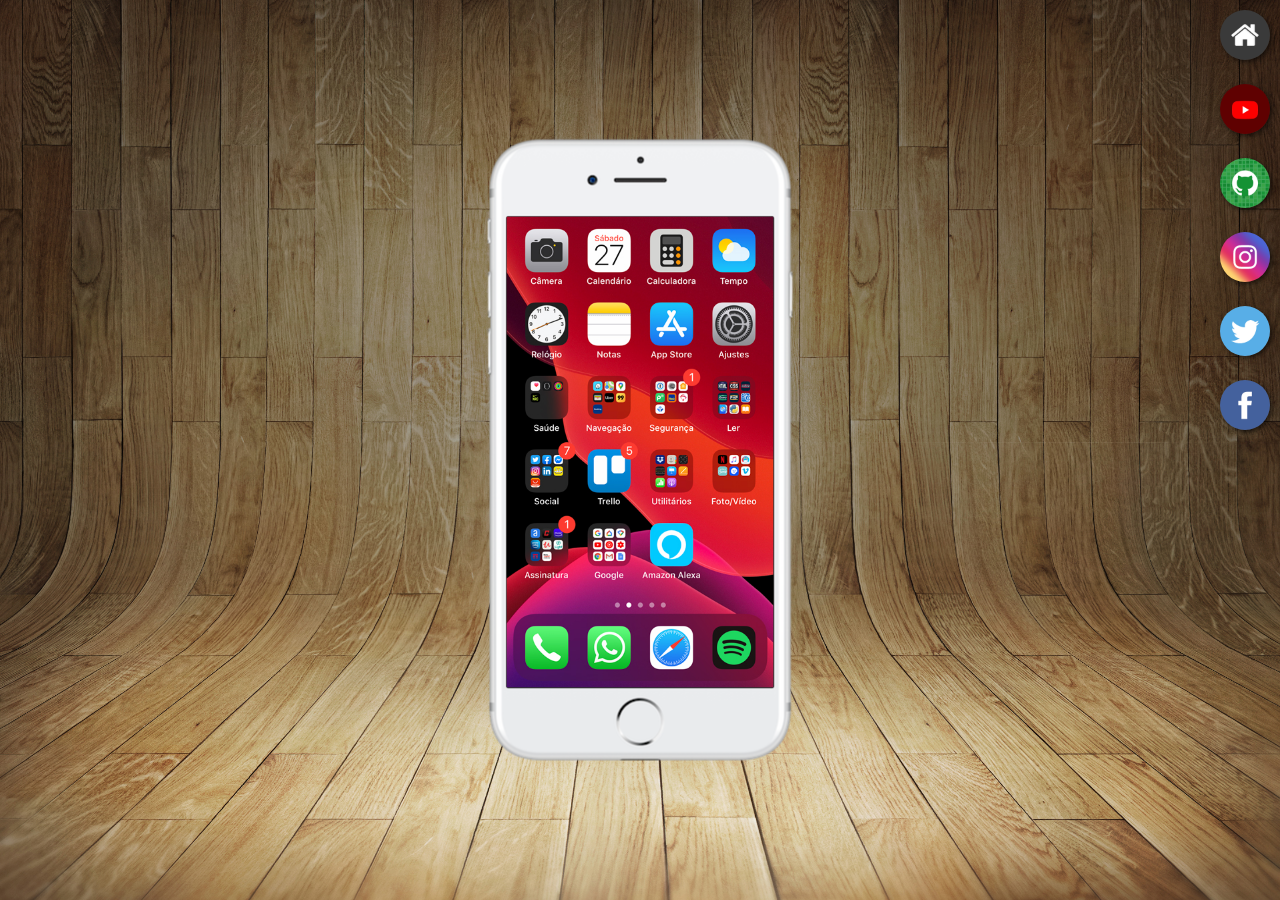
<file: index.html>
<!DOCTYPE html>
<html lang="pt-br">
<head>
    <meta charset="UTF-8">
    <meta http-equiv="X-UA-Compatible" content="IE=edge">
    <meta name="viewport" content="width=device-width, initial-scale=1.0">
    <link rel="shortcut icon" href="favicon.ico" type="image/x-icon">
    <link rel="stylesheet" href="estilos/style.css">
    <title>Projetos redes sociais</title>

</head>
<body>
    <main>
        <section id="telefone">
            <iframe src="home.html" frameborder="0" name="tela" id="tela"></iframe>
        </section>
        <section id="redes-sociais">
            <a href="home.html" target="tela"><img src="imagens/logo-home.jpg" alt="Home"></a> <br>
            <a href="youtube.html" target="tela"><img src="imagens/logo-youtube.jpg" alt="you tube"></a> <br>
            <a href="github.html" target="tela"><img src="imagens/logo-github.jpg" alt="github"></a> <br>
            <a href="instagram.html" target="tela"><img src="imagens/logo-instagram.jpg" alt="instagram"></a> <br>
            <a href="#" target="tela"><img src="imagens/logo-twitter.jpg" alt="twitter"></a> <br>
            <a href="#" target="tela"><img src="imagens/logo-facebook.jpg" alt="facebook"></a> <br>

        </section>
    </main>
</body>
</html>
</file>
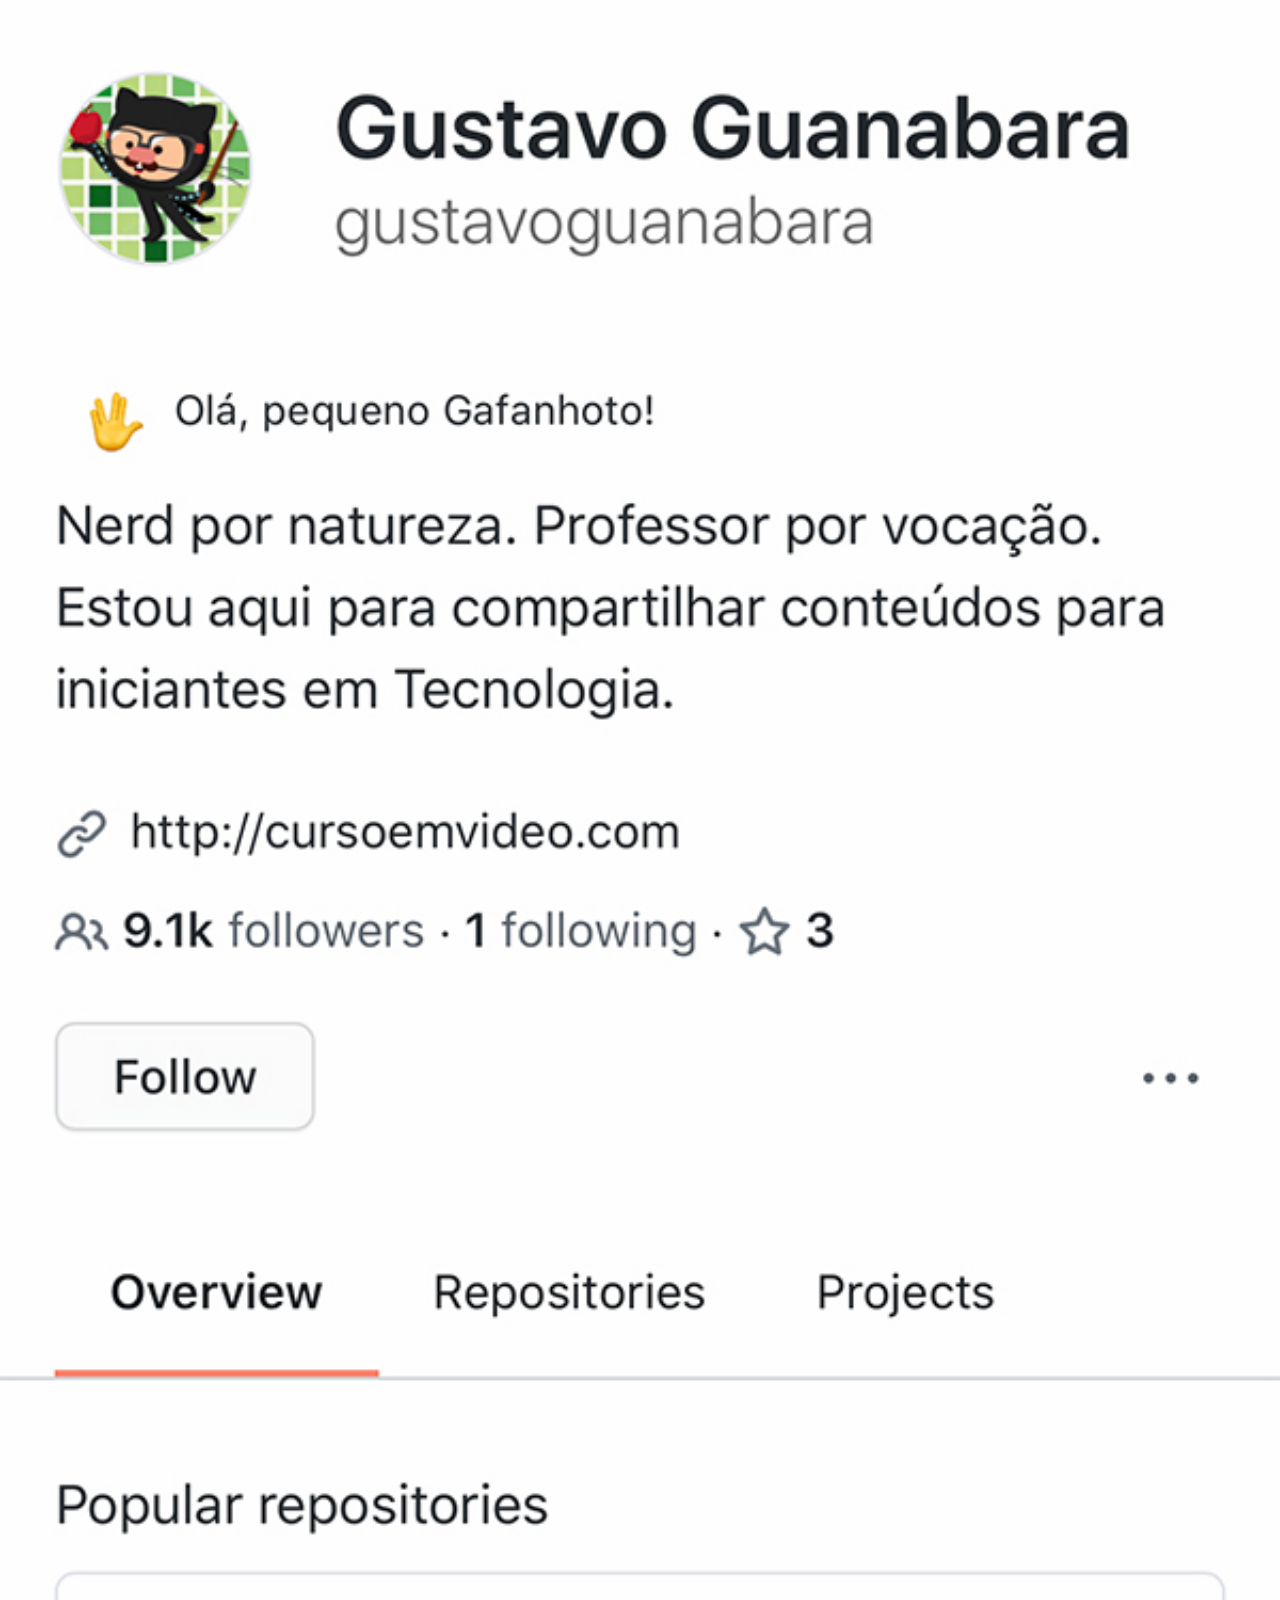
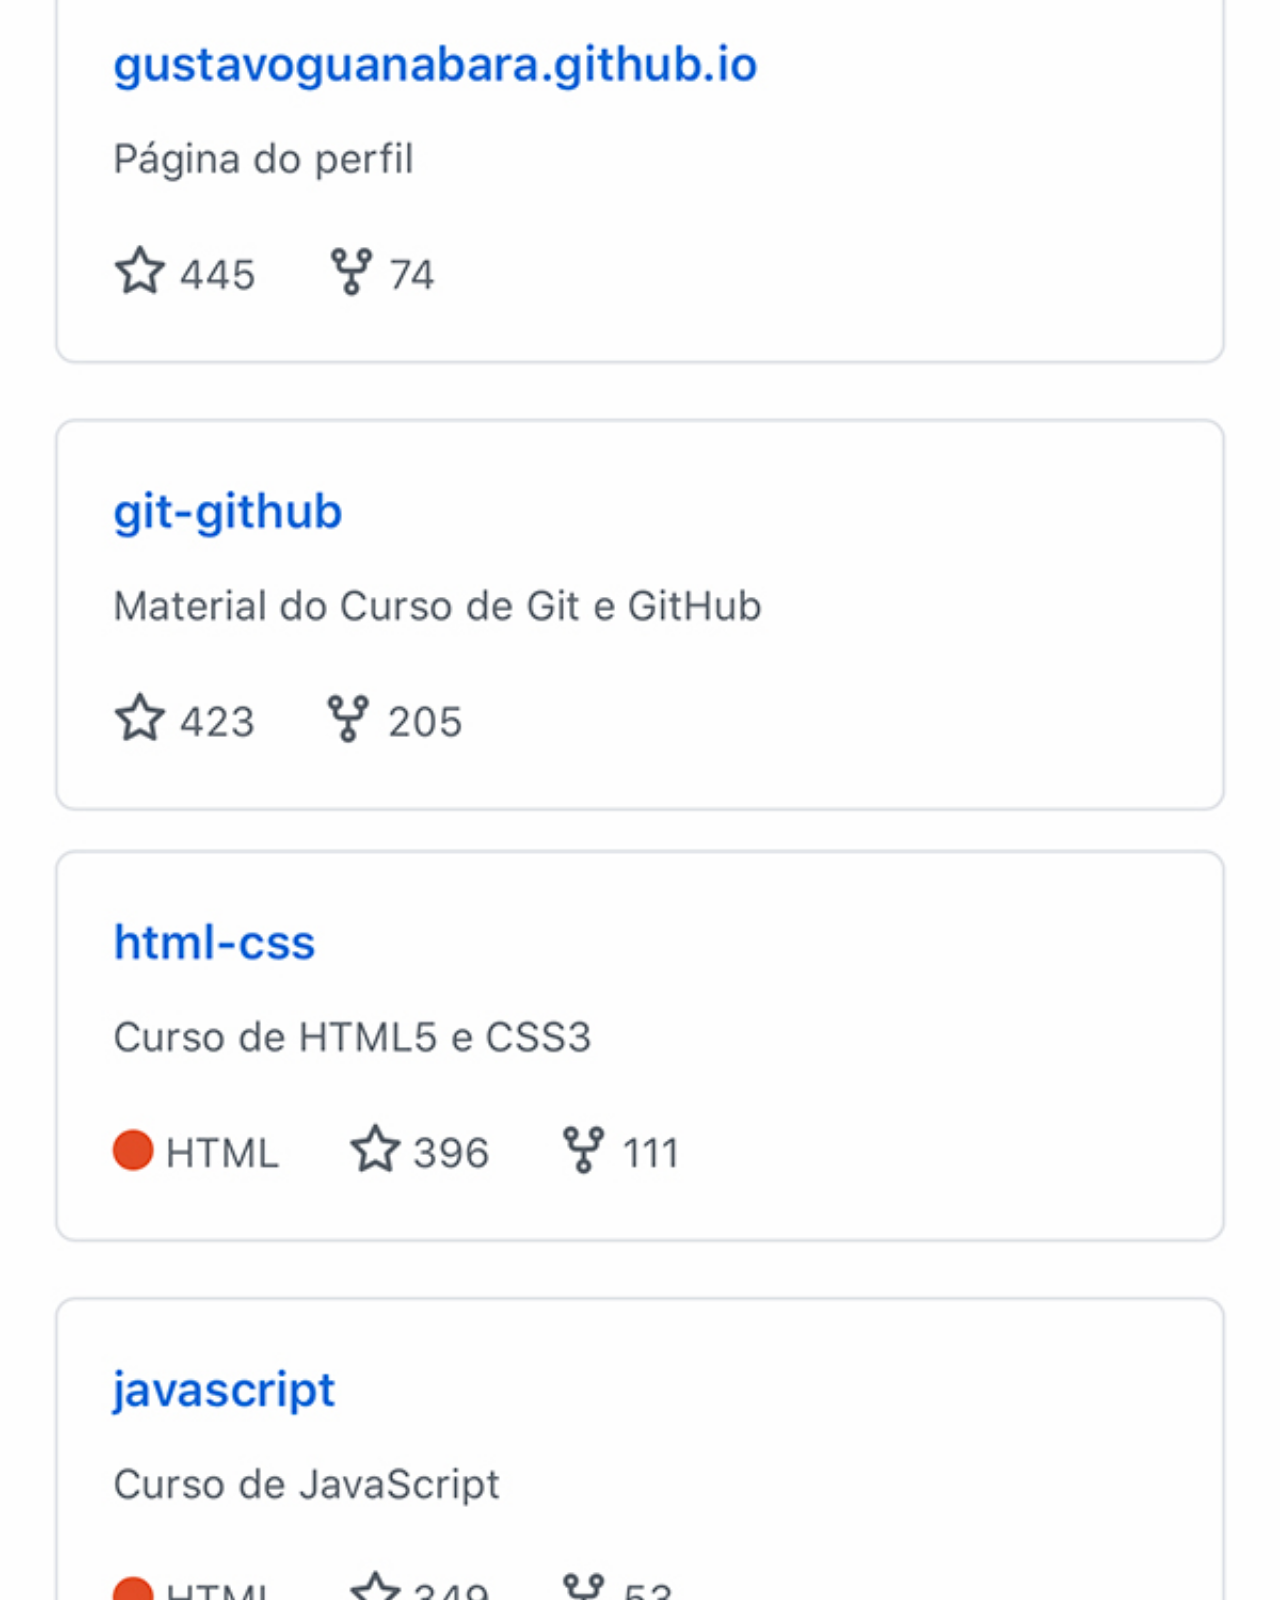
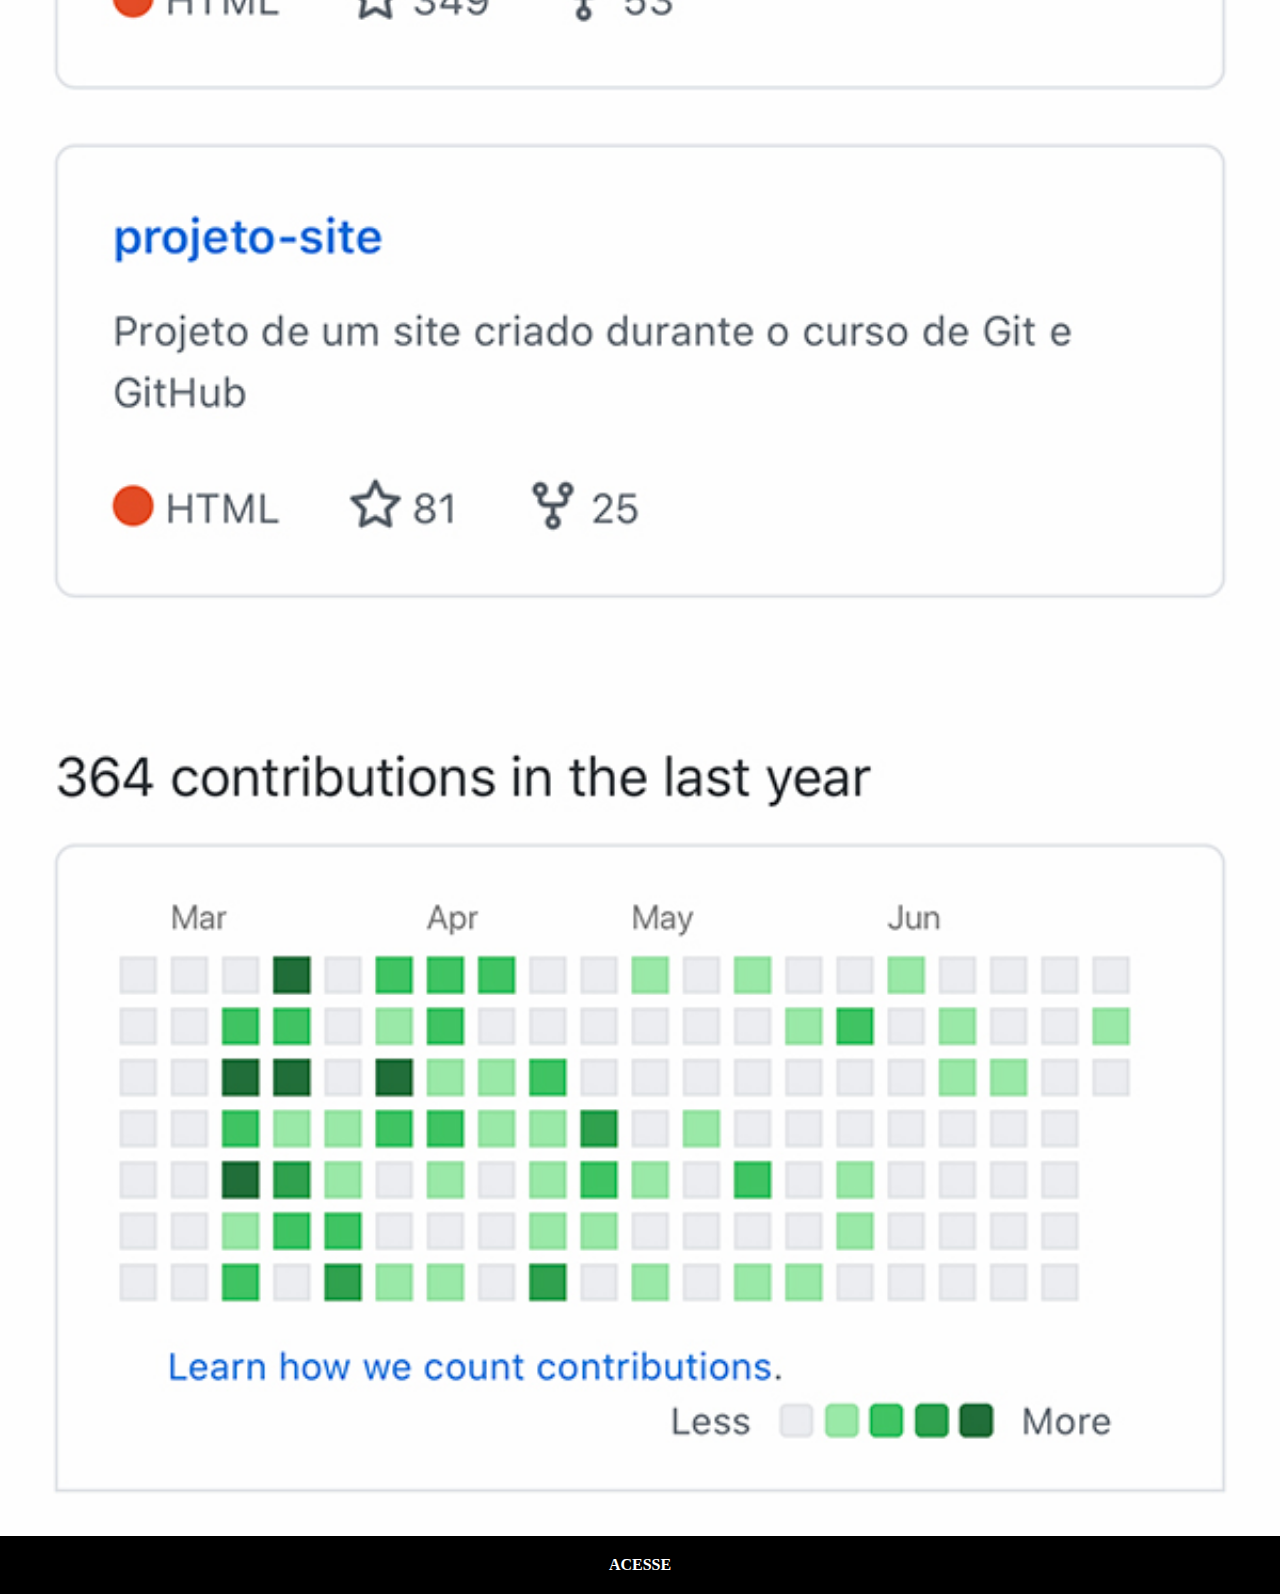
<file: github.html>
<!DOCTYPE html>
<html lang="pt-br">
<head>
    <meta charset="UTF-8">
    <meta http-equiv="X-UA-Compatible" content="IE=edge">
    <meta name="viewport" content="width=device-width, initial-scale=1.0">
    <title>github</title>
    <link rel="stylesheet" href="estilos/social.css">
</head>
<body>
    <img src="imagens/tela-github.jpg" alt="github">
    <a href="https://github.com/htadmg?tab=repositories" target="_blank"> ACESSE</a>

</body>
</html>
</file>
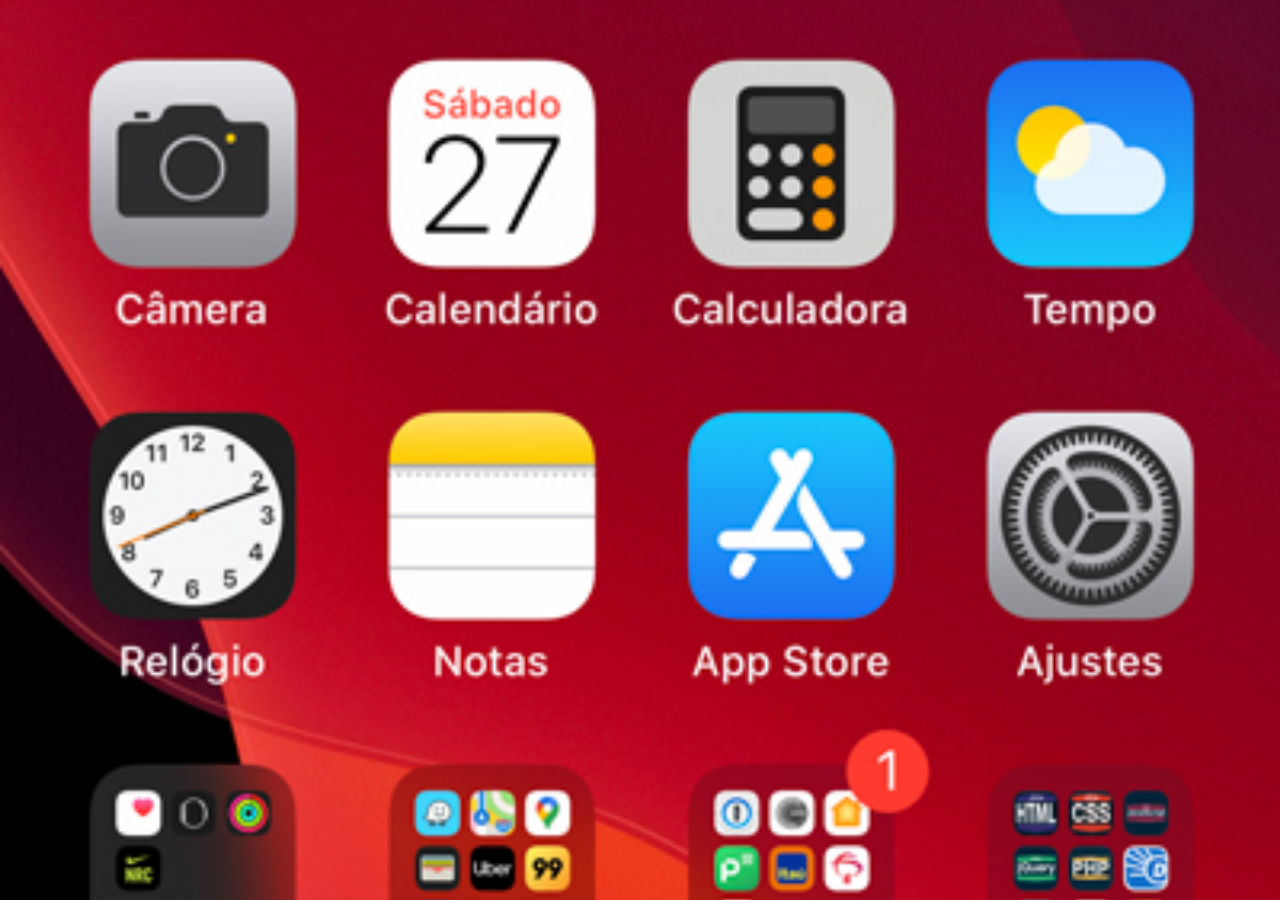
<file: home.html>
<!DOCTYPE html>
<html lang="pt-br">
<head>
    <meta charset="UTF-8">
    <meta http-equiv="X-UA-Compatible" content="IE=edge">
    <meta name="viewport" content="width=device-width, initial-scale=1.0">
    <title>Home</title>
</head>
<style>
    *{
        margin: 0;
        padding: 0;
    }
    body{
        width: 100vw;
        height: 100vh;
        background: black url(imagens/tela-home.jpg) no-repeat top center;
        background-size: cover;
    }
</style>
<body>
    
</body>
</html>
</file>
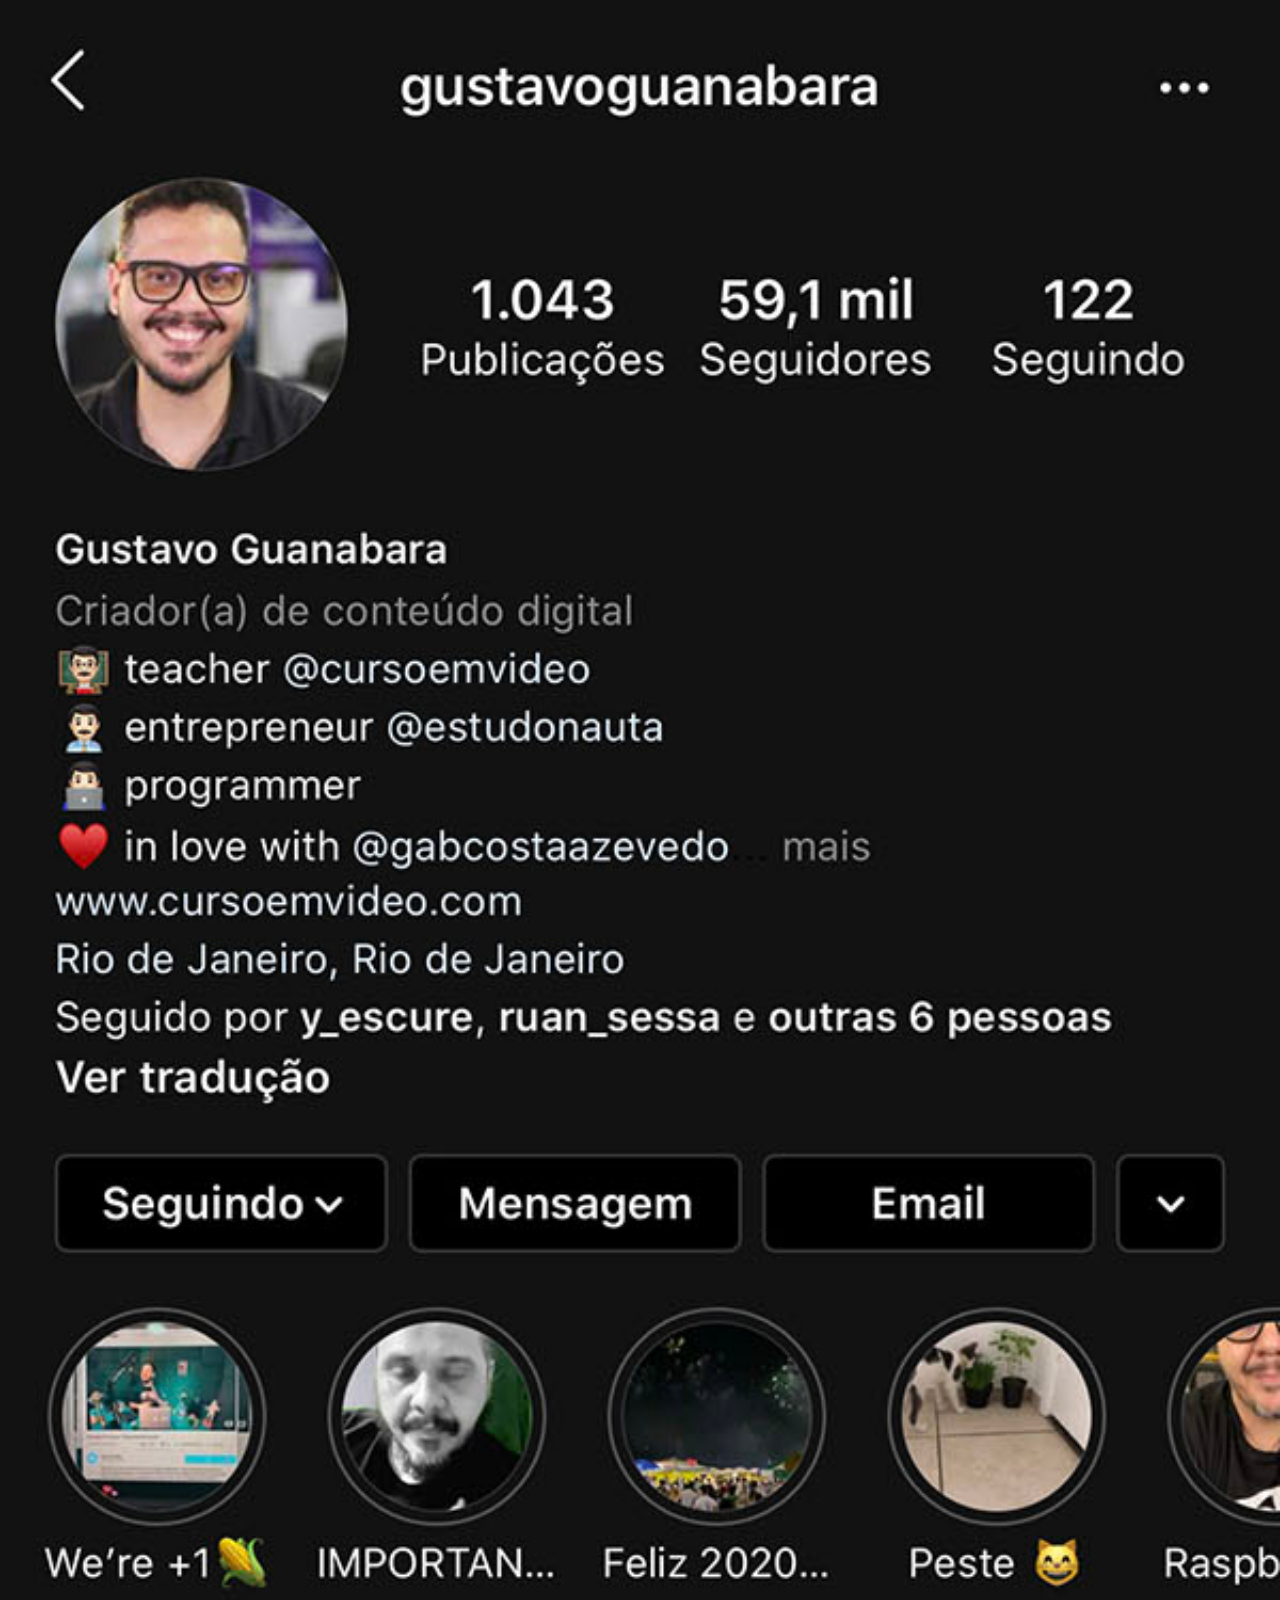
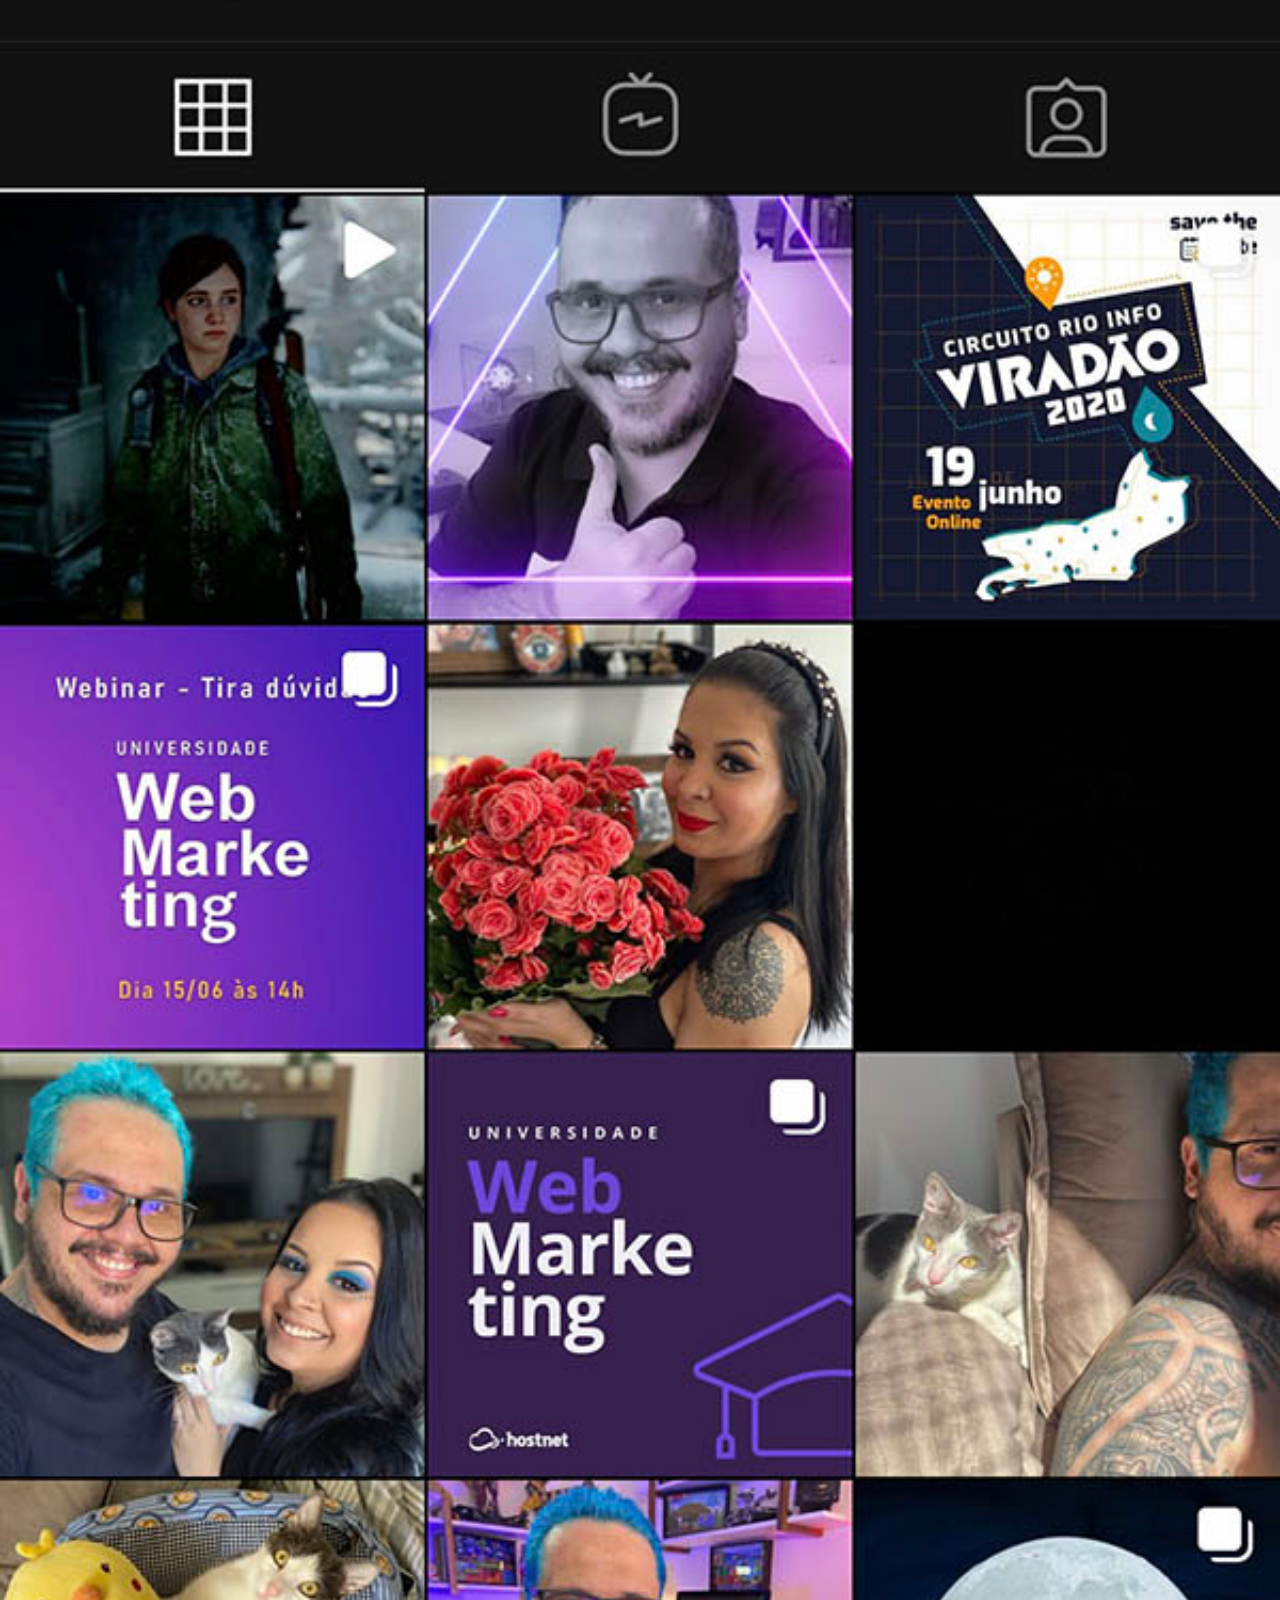
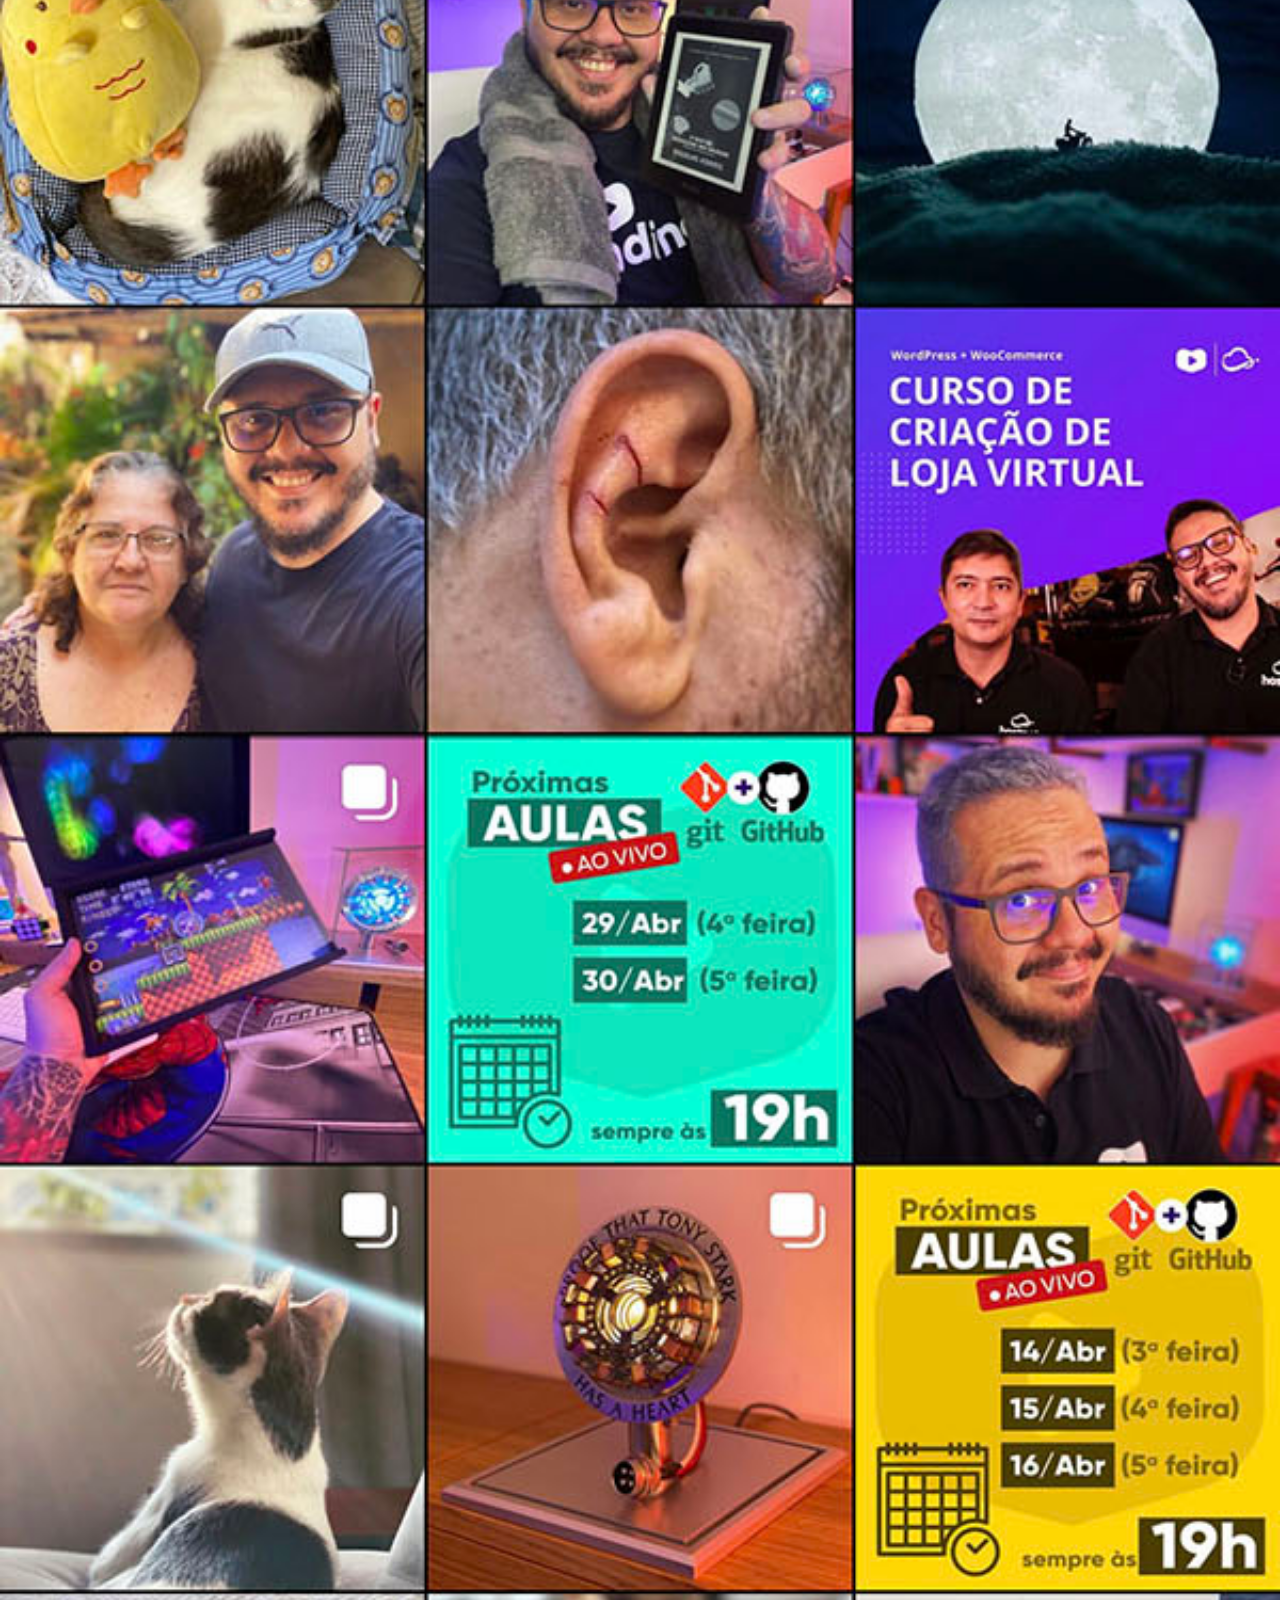
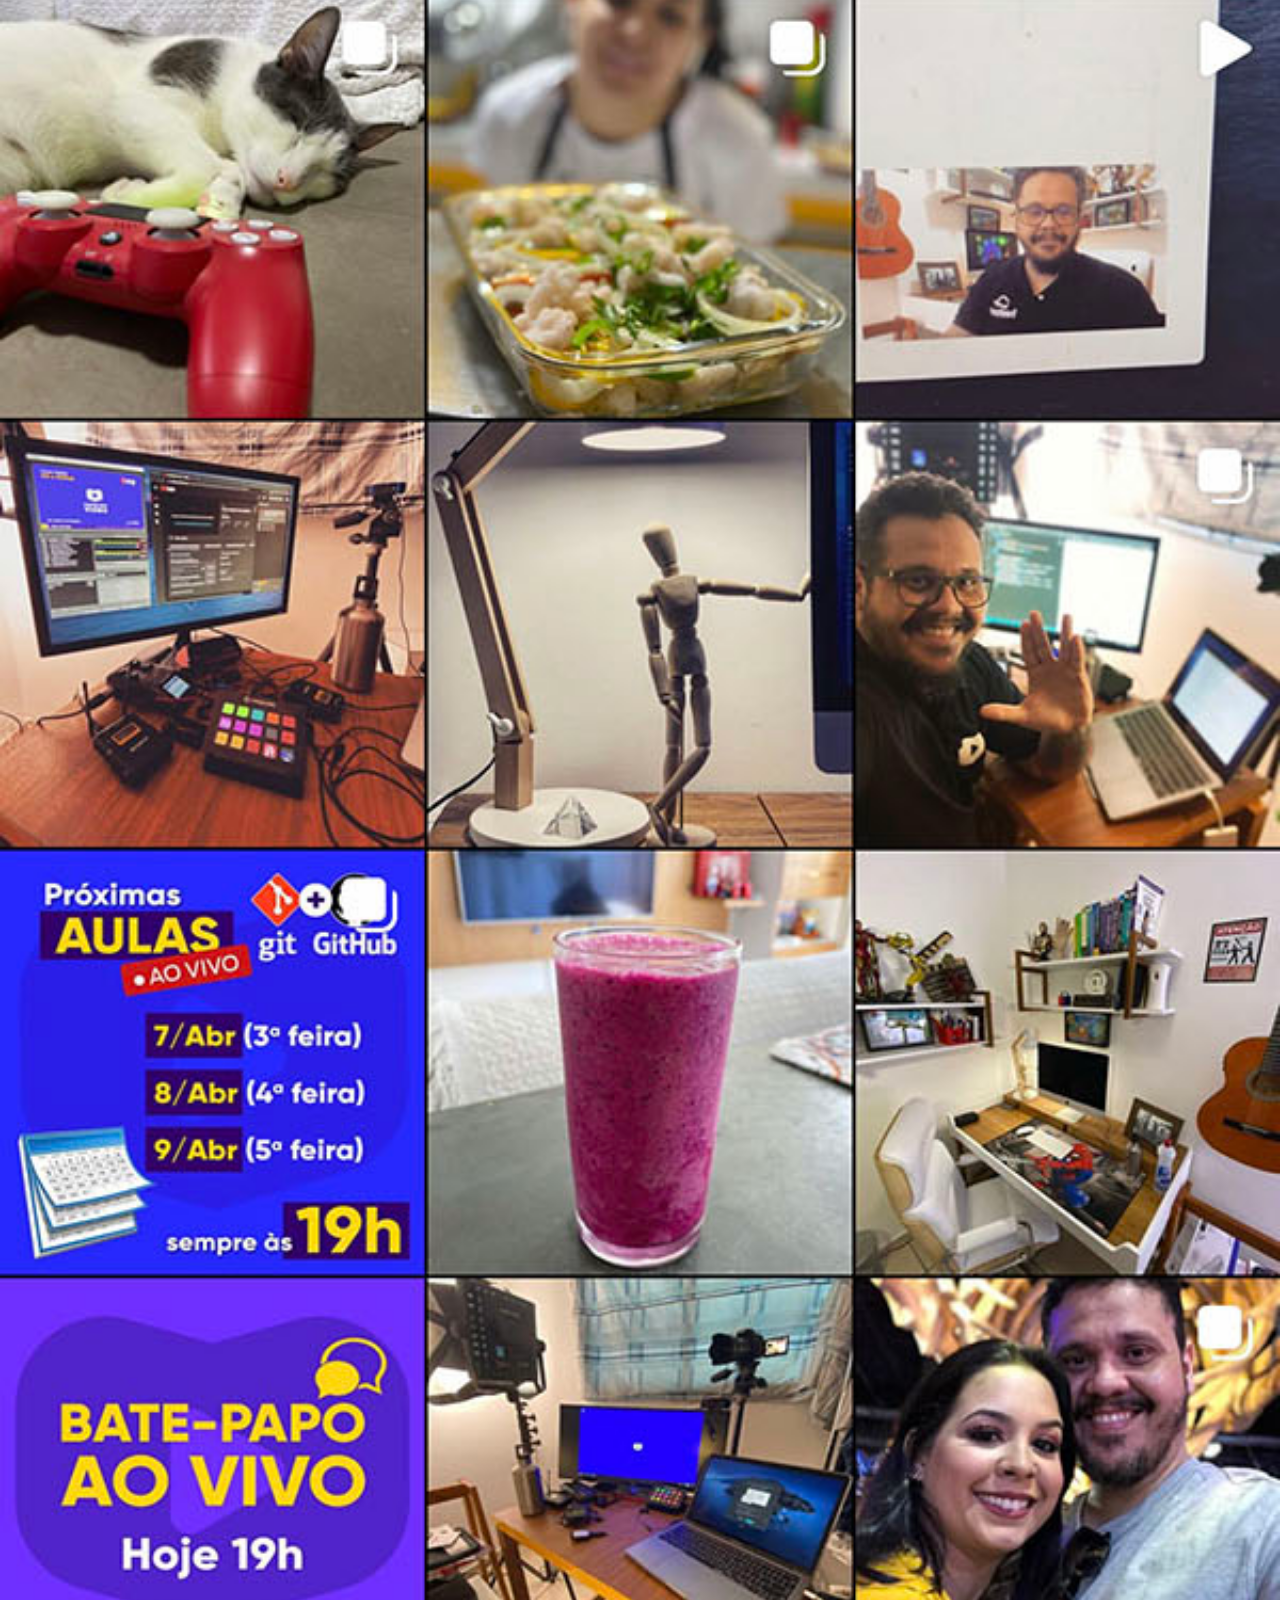
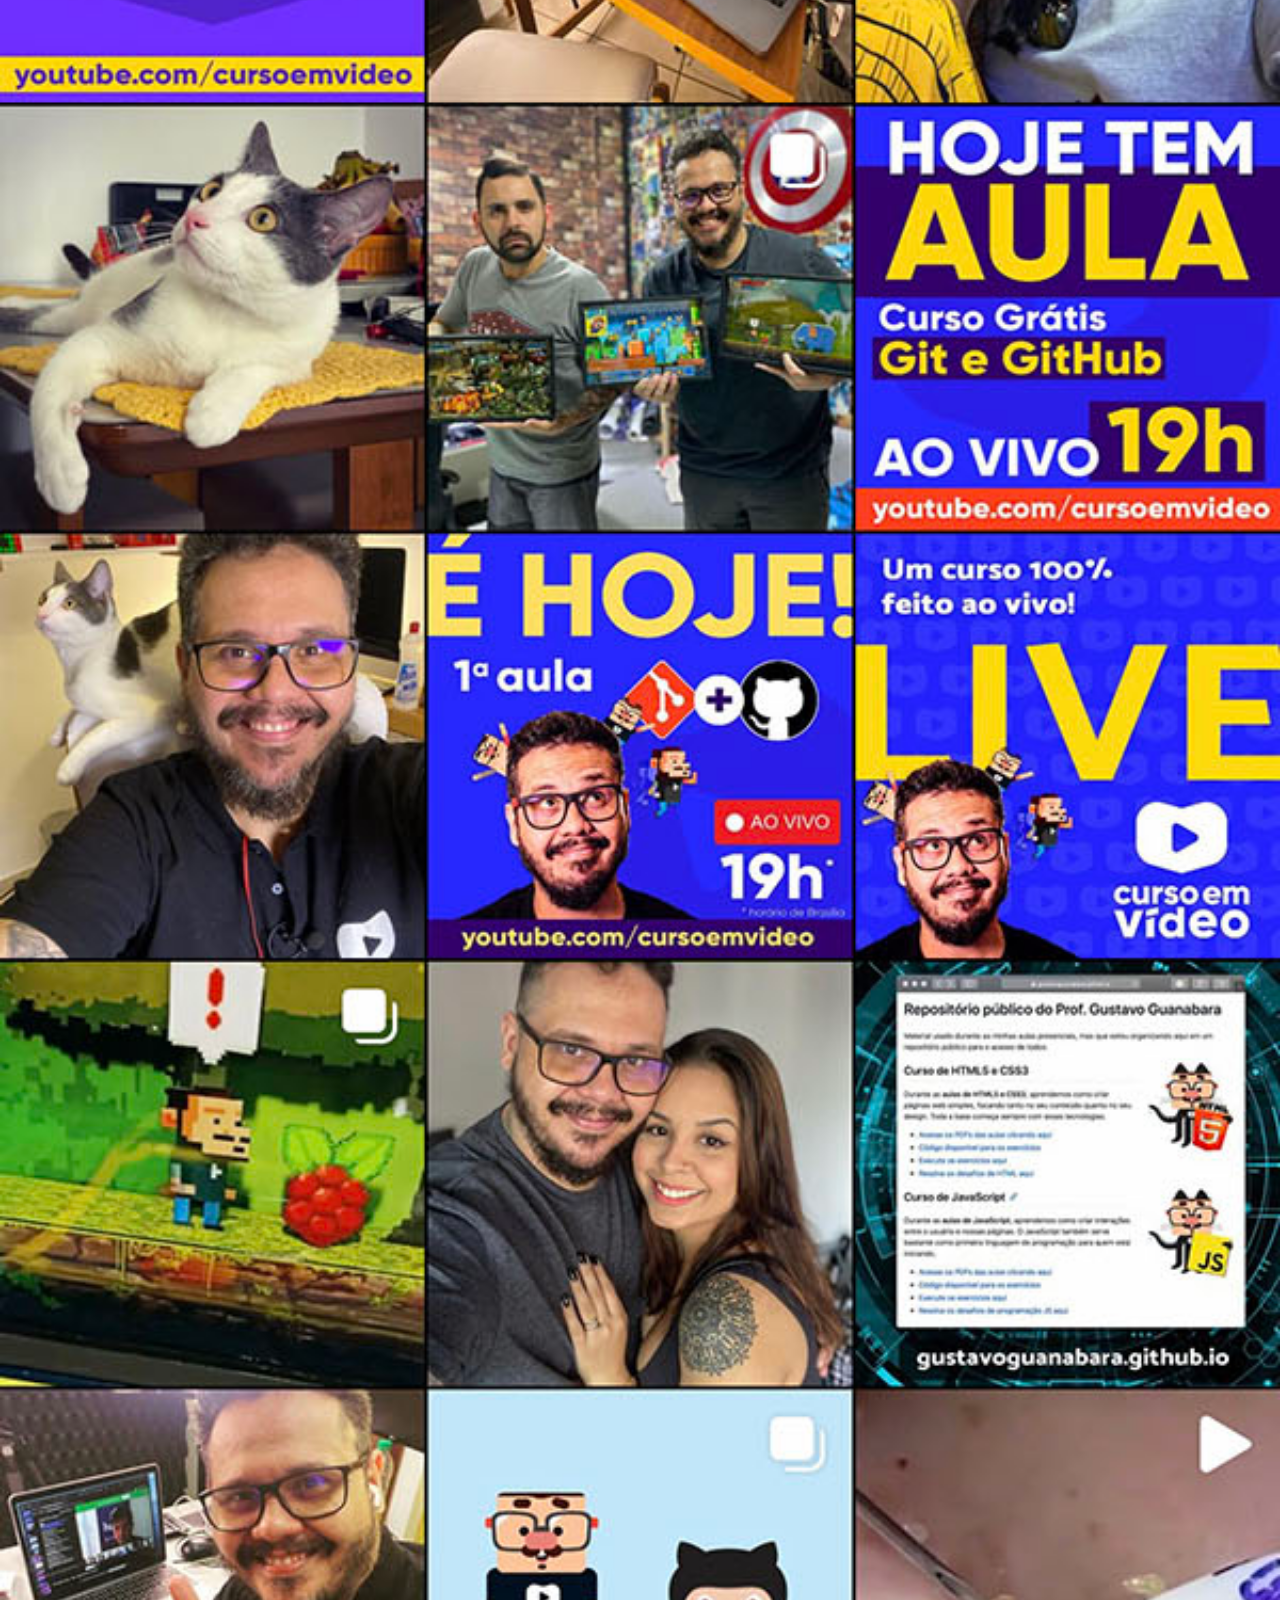
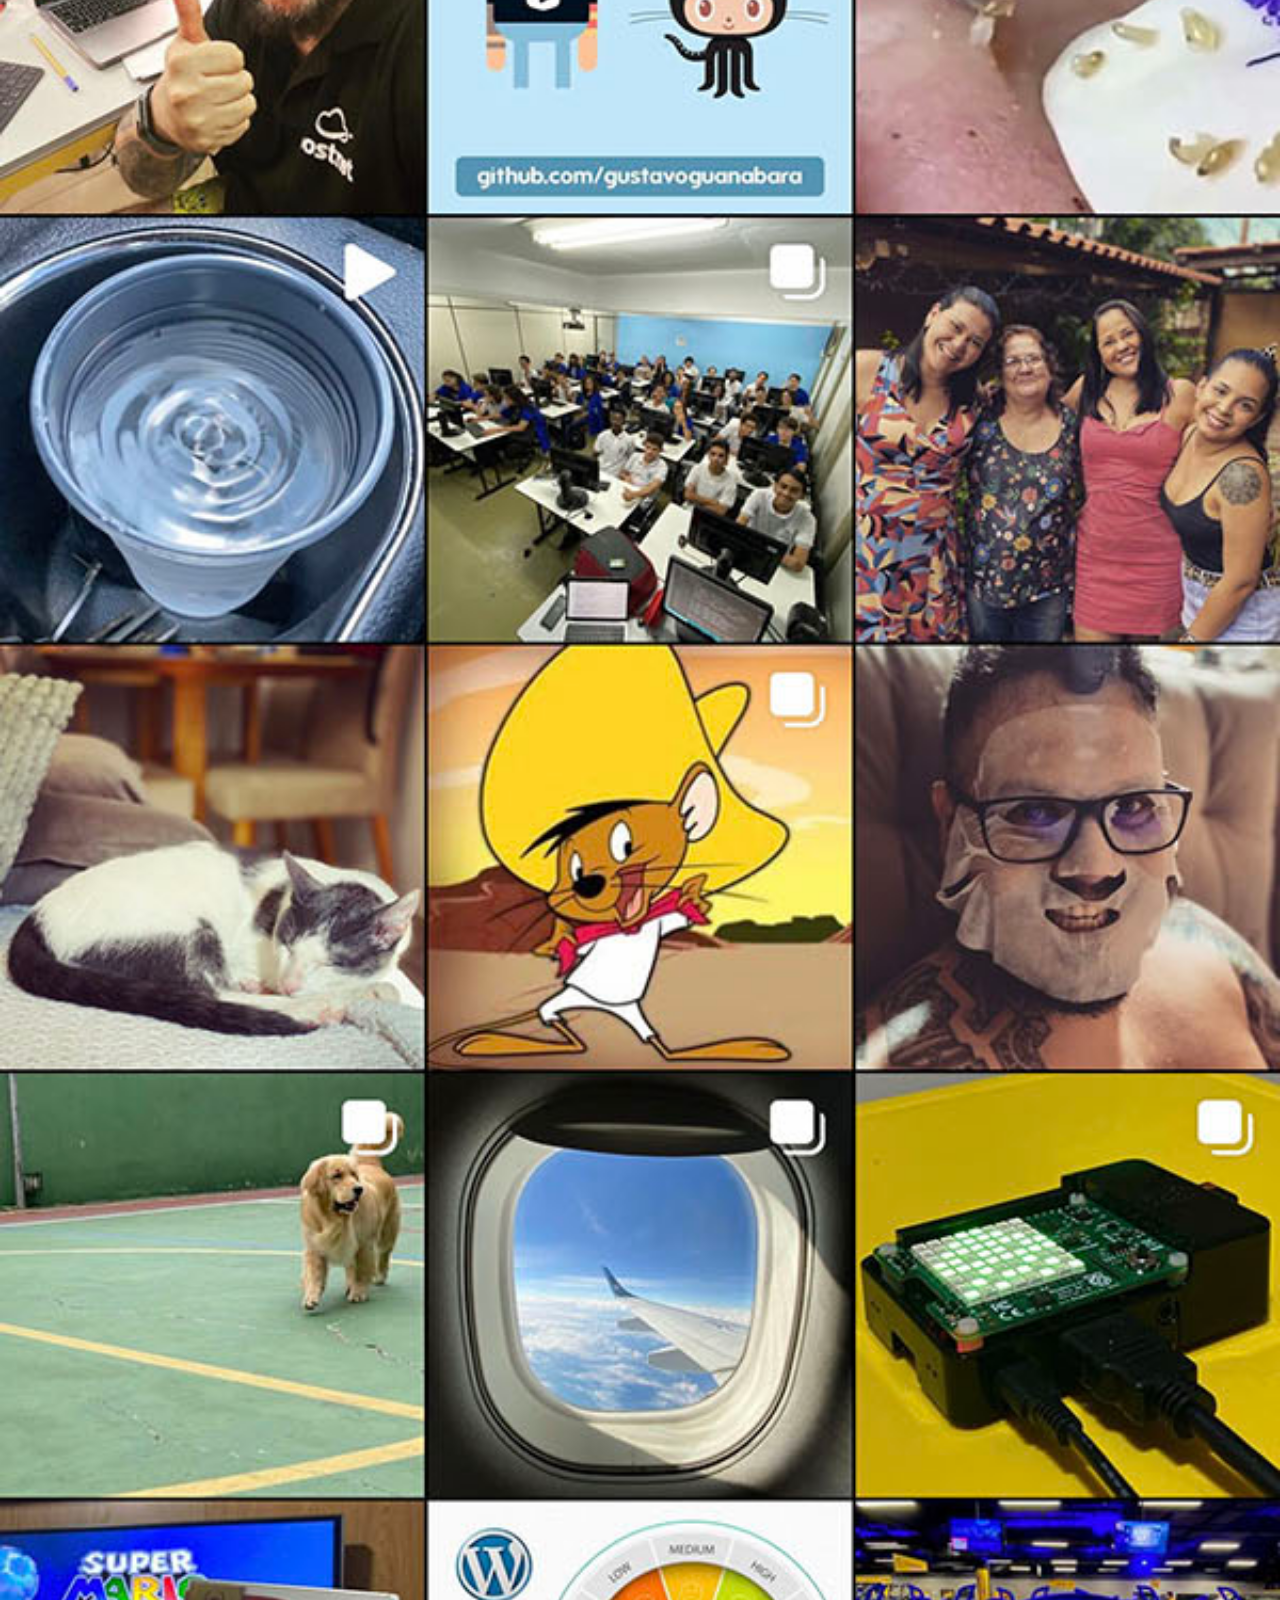
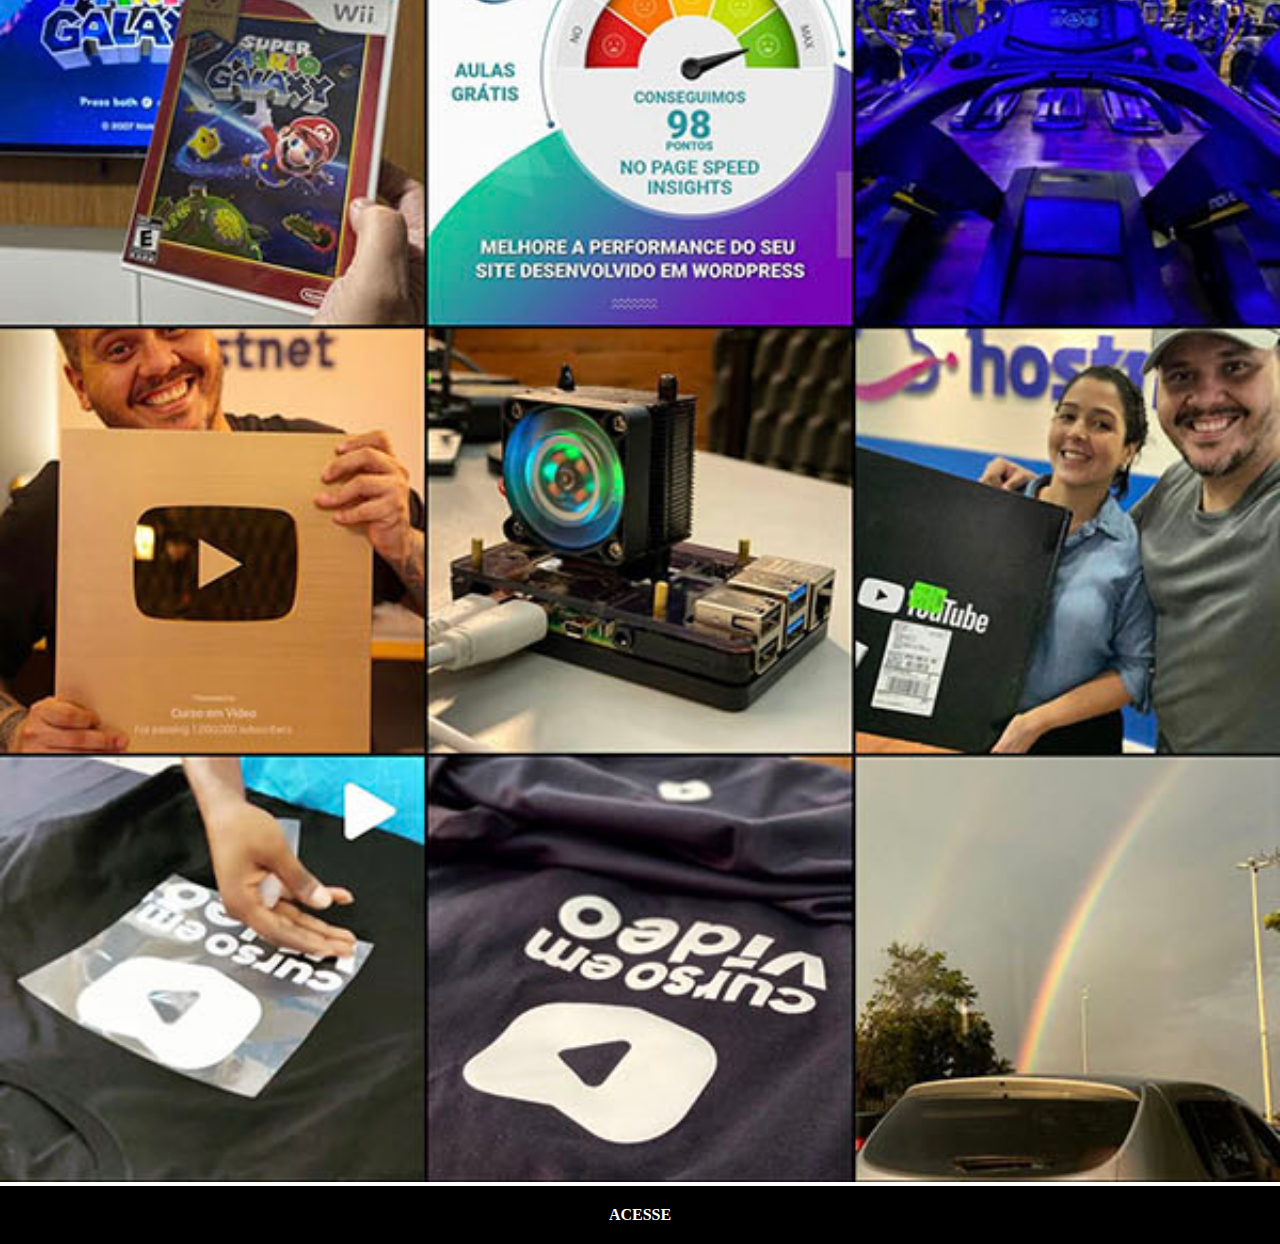
<file: instagram.html>
<!DOCTYPE html>
<html lang="pt-br">
<head>
    <meta charset="UTF-8">
    <meta http-equiv="X-UA-Compatible" content="IE=edge">
    <meta name="viewport" content="width=device-width, initial-scale=1.0">
    <title>Youtube</title>
    <link rel="stylesheet" href="estilos/social.css">
</head>
<body>
    <img src="imagens/tela-instagram.jpg" alt="instagram">
    <a href="https://www.instagram.com/htadmg/" target="_blank"> ACESSE</a>

</body>
</html>
</file>
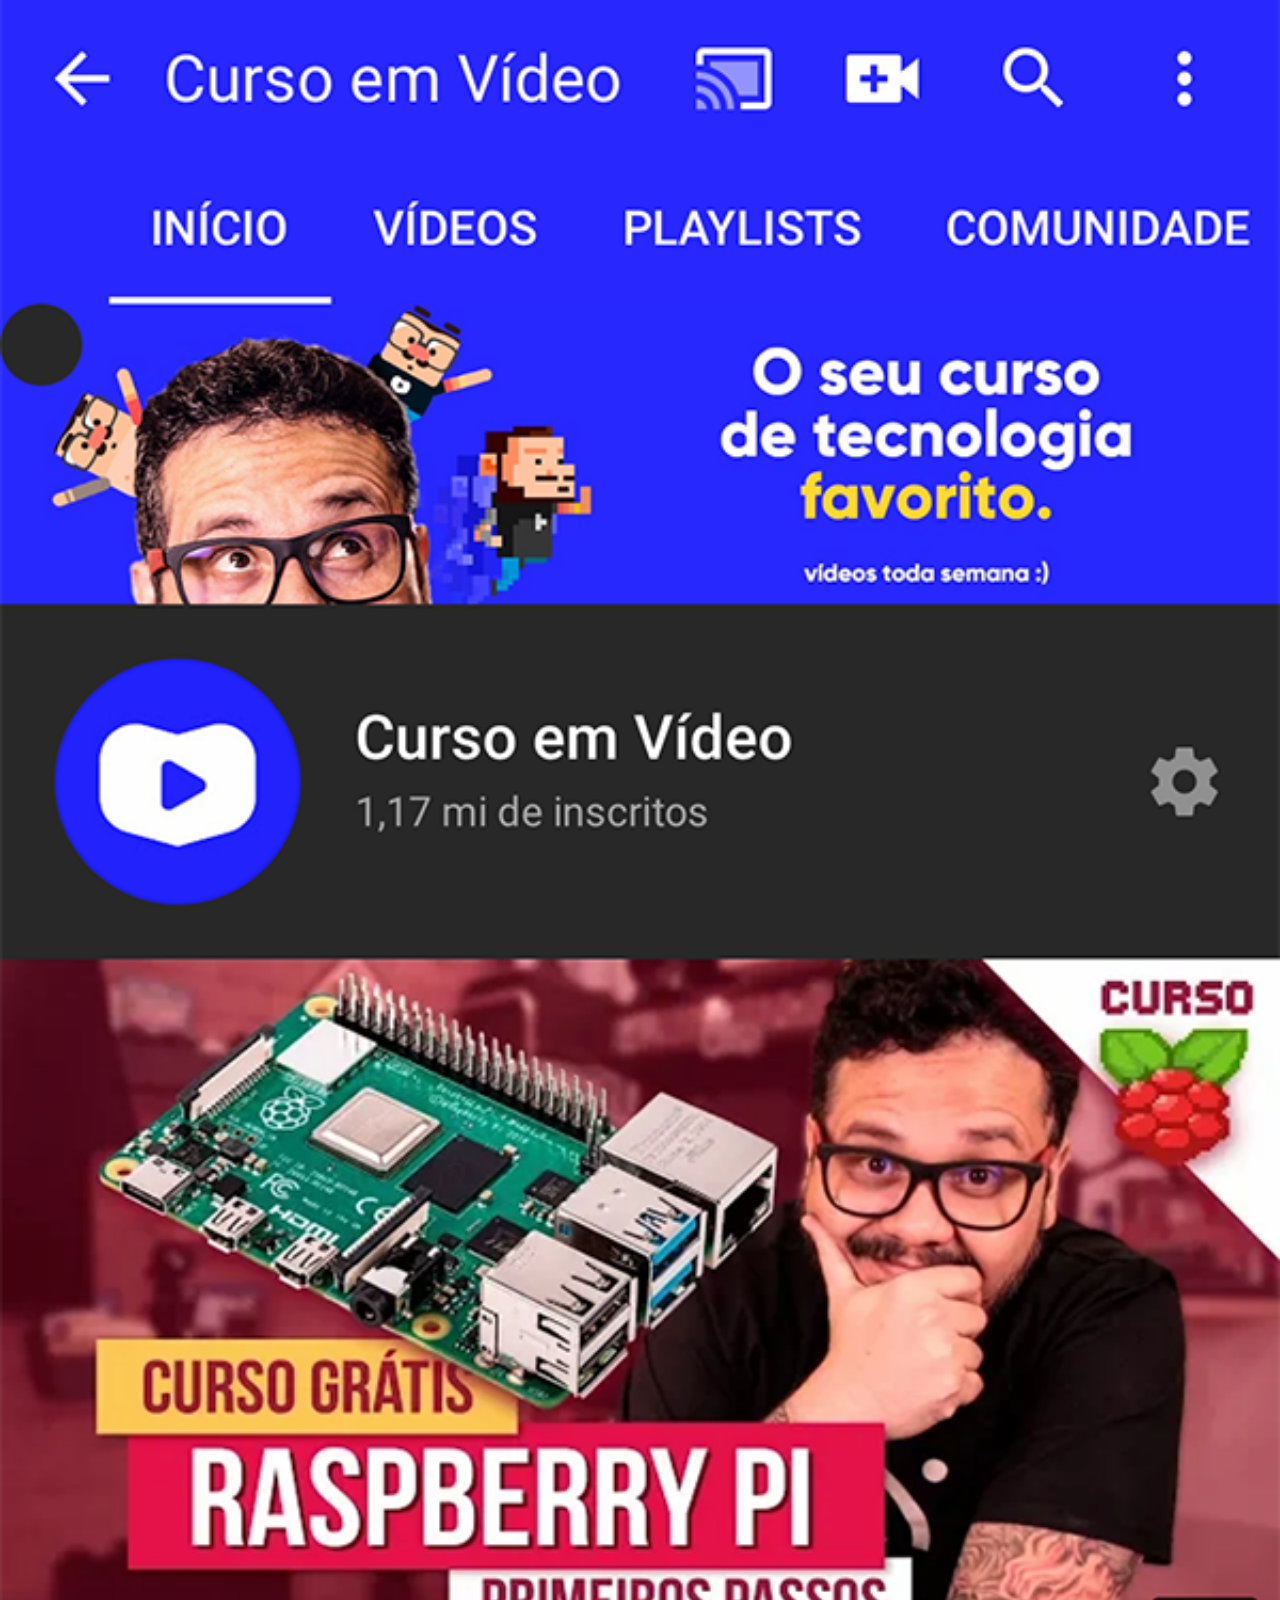
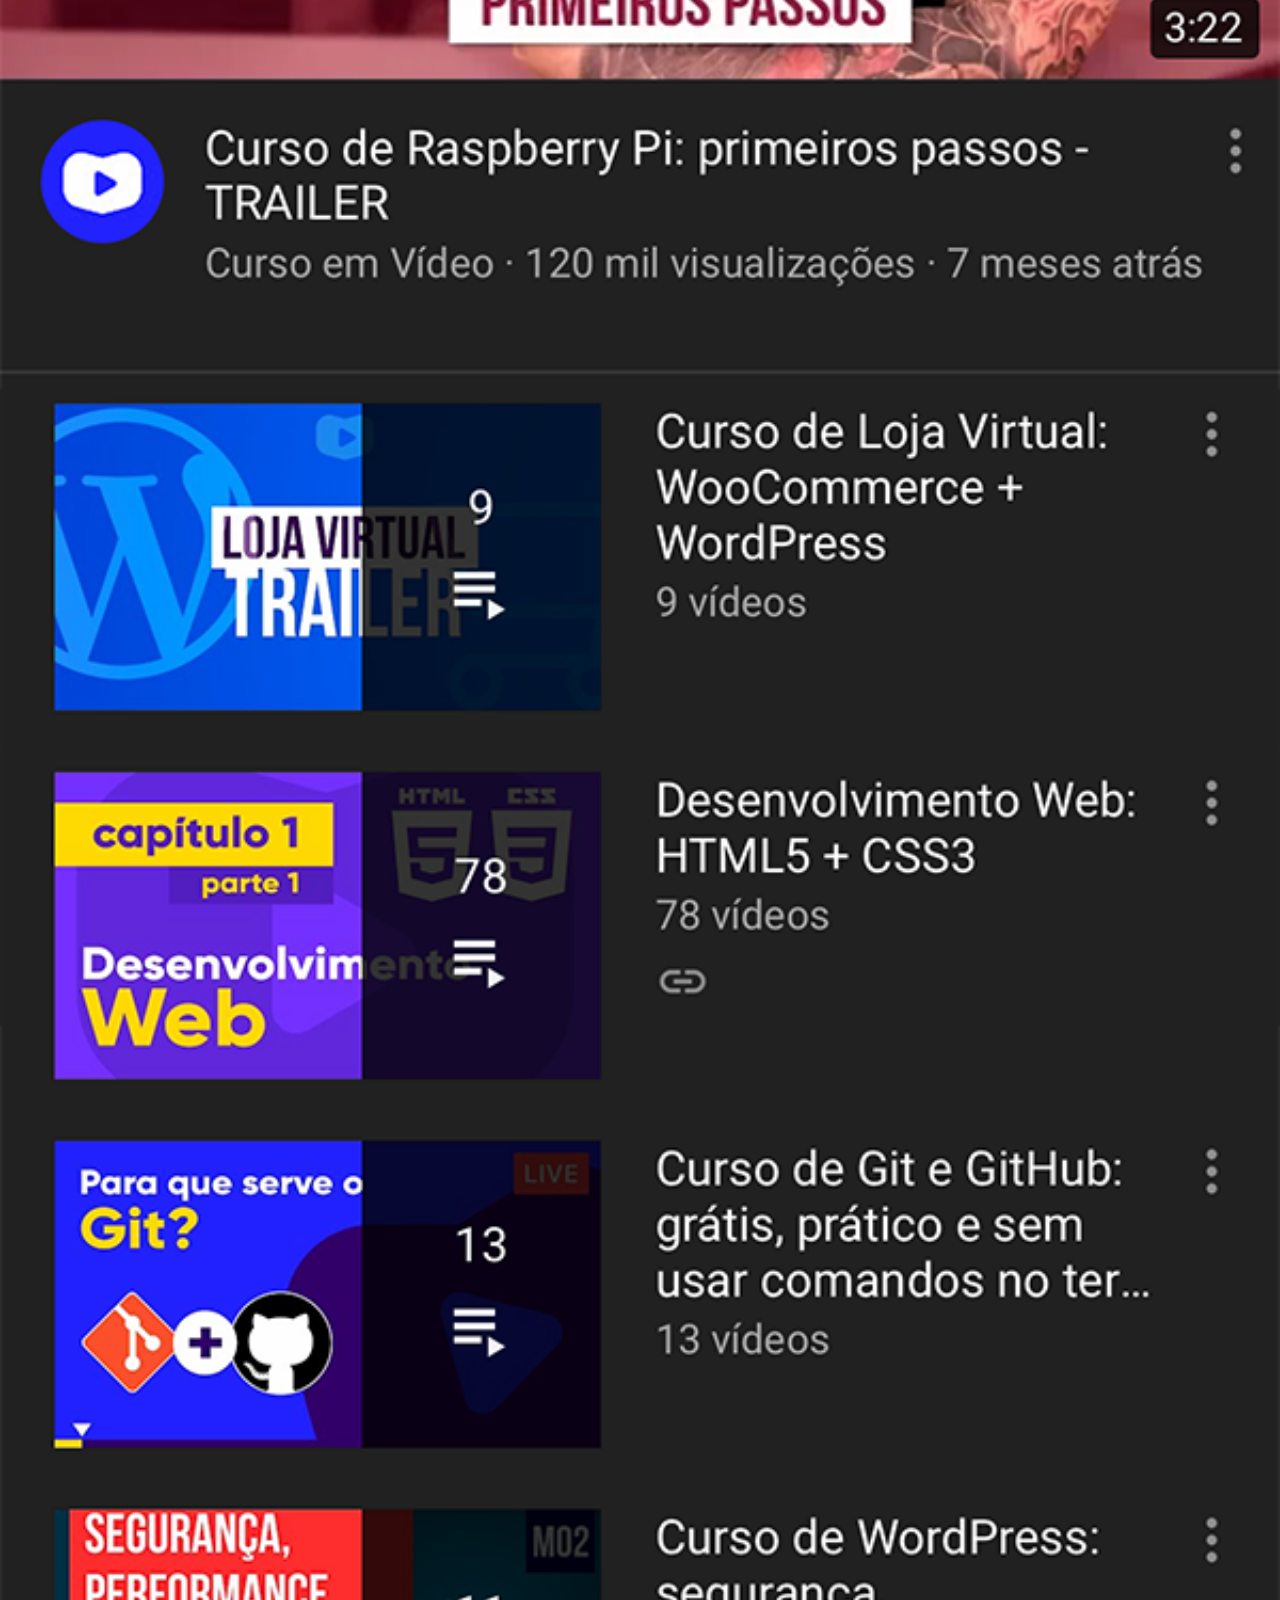
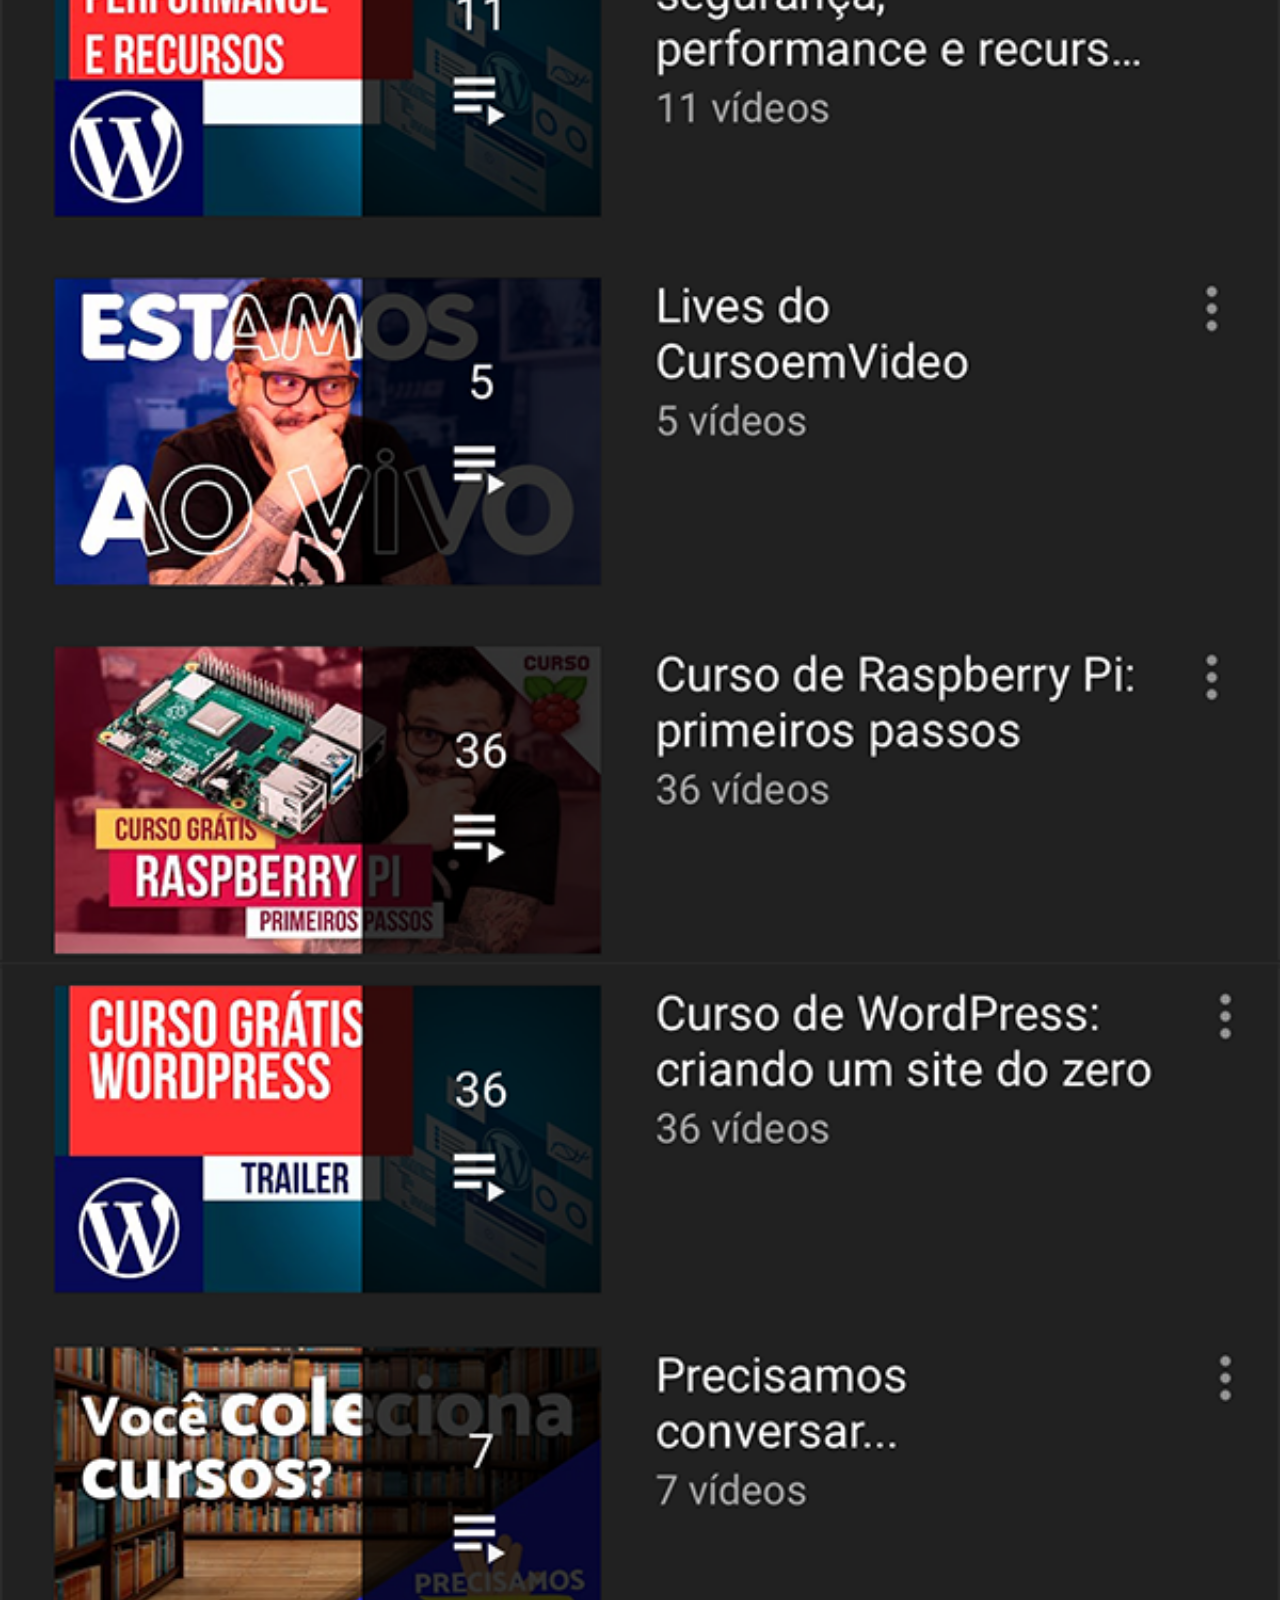
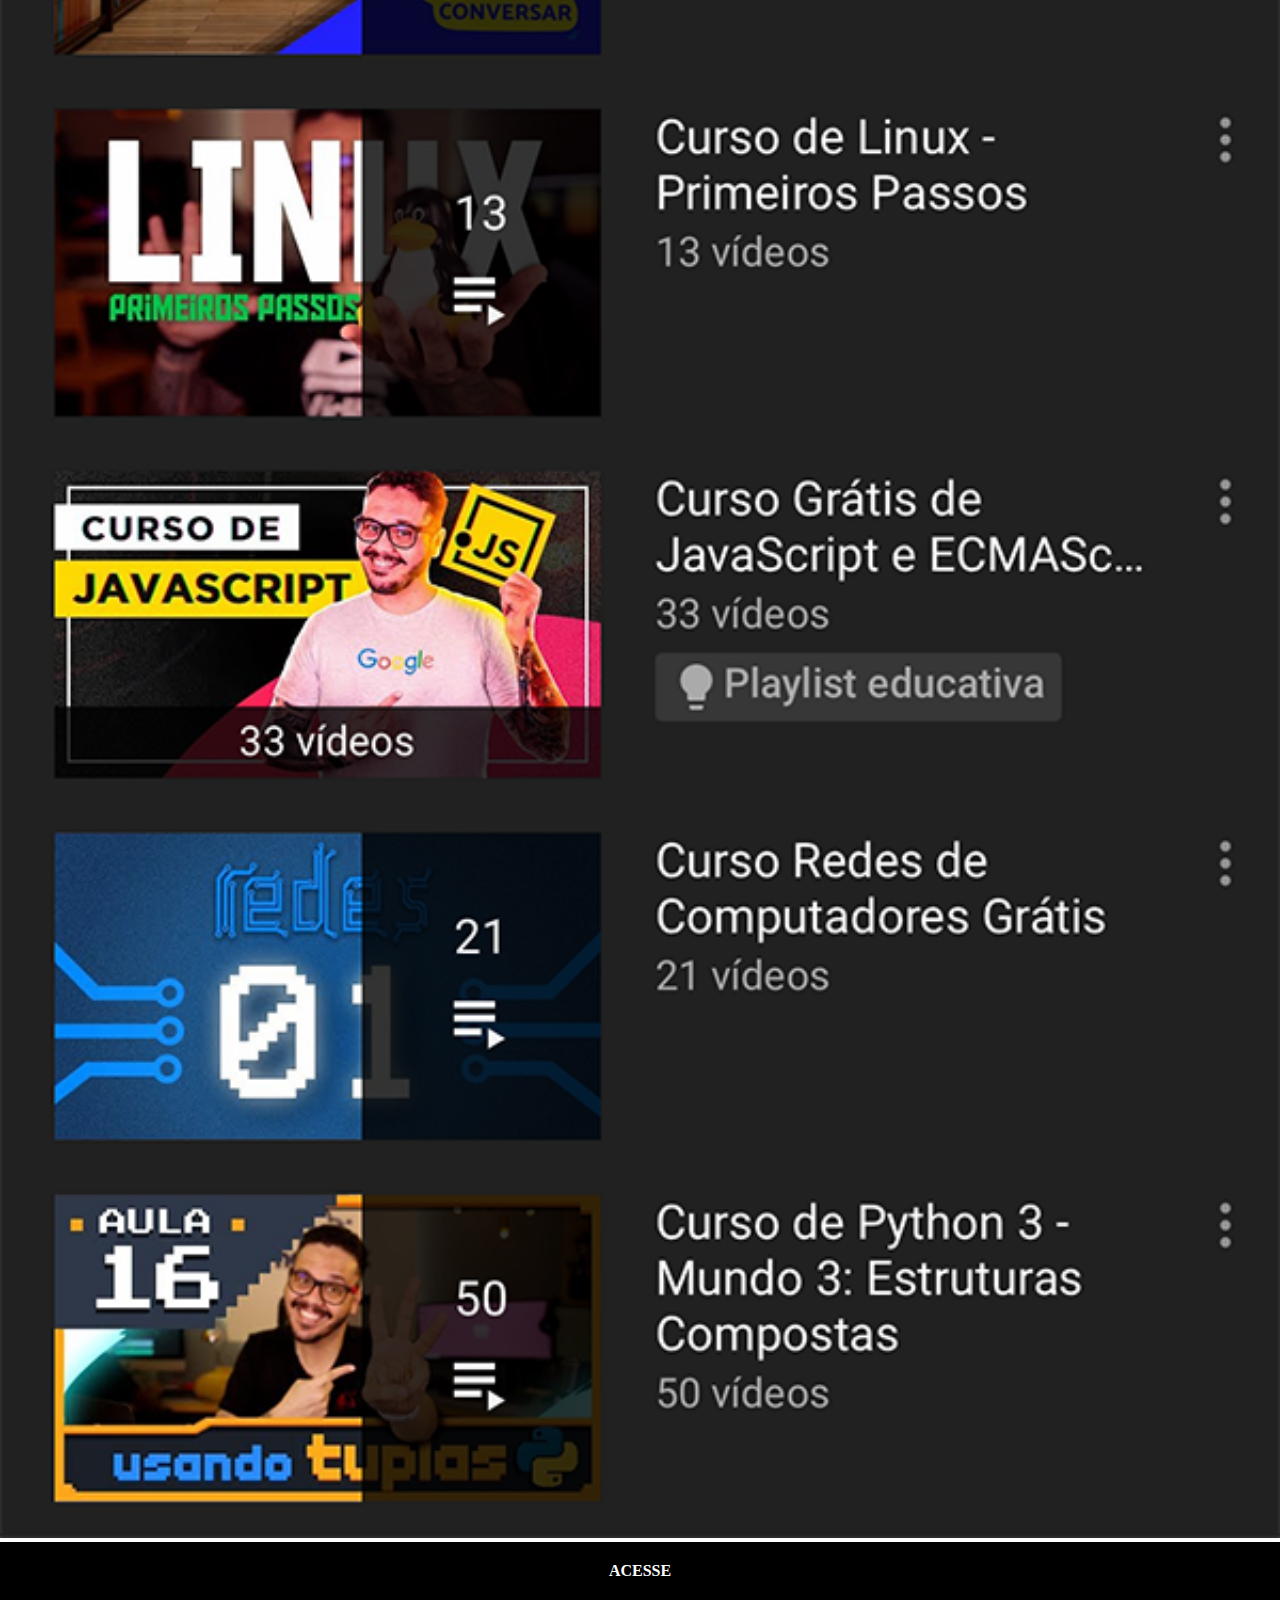
<file: youtube.html>
<!DOCTYPE html>
<html lang="pt-br">
<head>
    <meta charset="UTF-8">
    <meta http-equiv="X-UA-Compatible" content="IE=edge">
    <meta name="viewport" content="width=device-width, initial-scale=1.0">
    <title>Youtube</title>
    <link rel="stylesheet" href="estilos/social.css">
</head>
<body>
    <img src="imagens/tela-youtube.png" alt="youtube">
    <a href="https://www.youtube.com/@CursoemVideo" target="_blank"> ACESSE</a>

</body>
</html>
</file>
<file: estilos/style.css>
@charset "UTF-8";

*{
    margin: 0;
    padding: 0;
    font-family: Arial, Helvetica, sans-serif;
}
html, body{
    height: 100vh;
    width: 100vw;
    background-color: black;
}
main{
    position: relative;
    height: 100vh;
}

body{
    background: url(../imagens/fundo-madeira.jpg) no-repeat top center;
    background-size: cover;
    background-attachment: fixed;
}

section#telefone{
    position: absolute;
    top: 50%;
    left: 50%;
    transform: translate(-50%, -50%);

    height: 627px;
    width: 311px;
    background-color: blue;
    background: url(../imagens/frame-iphone.png) no-repeat;
}
 
iframe#tela{
    position: relative;
    top: 80px;
    left: 22px;
    width: 267px;
    height: 471px;
}
section#redes-sociais{
    text-align:right;
}
section#redes-sociais img{
    width: 50px;
    margin: 10px;
    border-radius: 50%;
    box-shadow: 2px 2px 5px rgba(0, 0, 0, 0.596);
    box-sizing: border-box;
}
section#redes-sociais img:hover{
    border: 2px solid rgba(255, 255, 255, 0.658);
    transform: translate(-3px, -3px);
    box-shadow: 5px 5px 10px rgba(0, 0, 0, 0.39);
    transition: transform 0.5s;
}
</file>
<file: estilos/social.css>
*{
    margin: 0;
    padding: 0;

}
::-webkit-scrollbar{
    width: 0px;
    height: 0px;
}

img{
    width: 100vw;

}
a{
    display: block;
    background-color: black;
    color: white;
    padding: 20px;
    text-align: center;
    font-weight: bolder;
    text-decoration: none;

}
</file>
